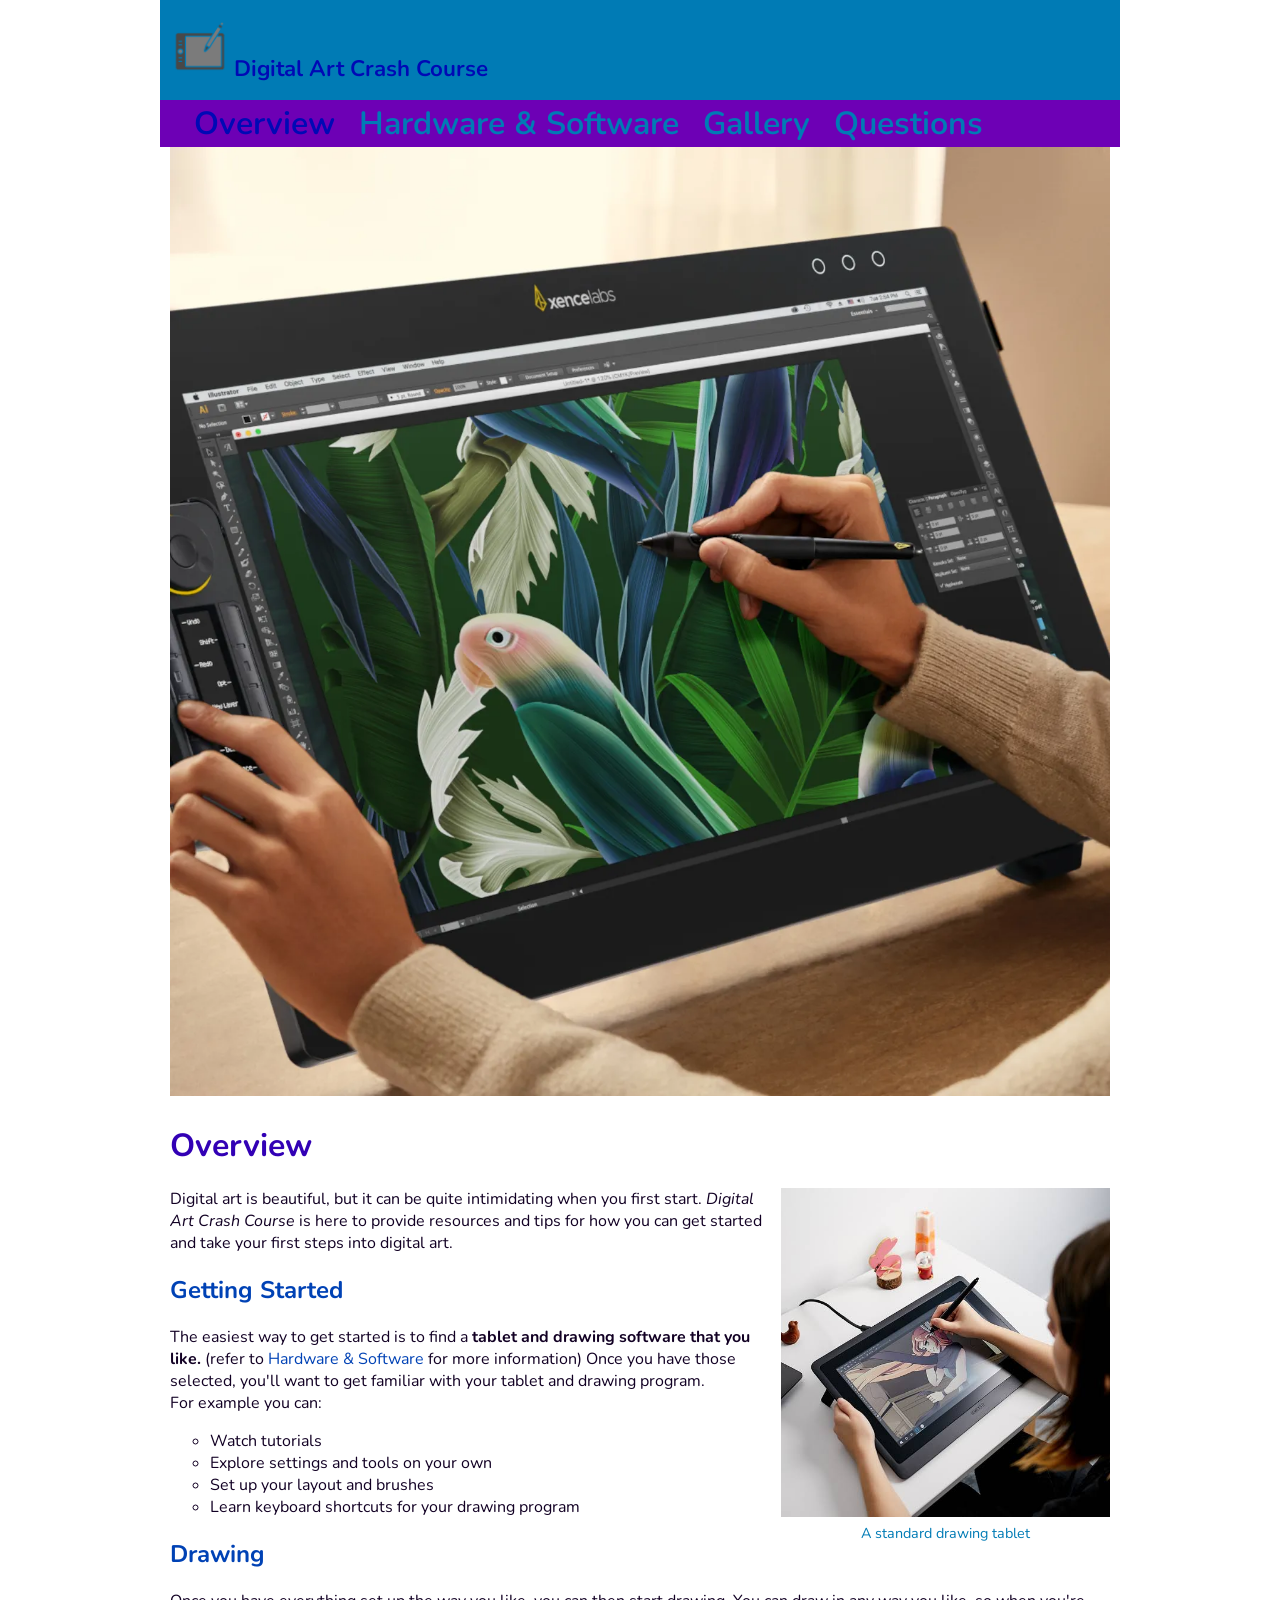
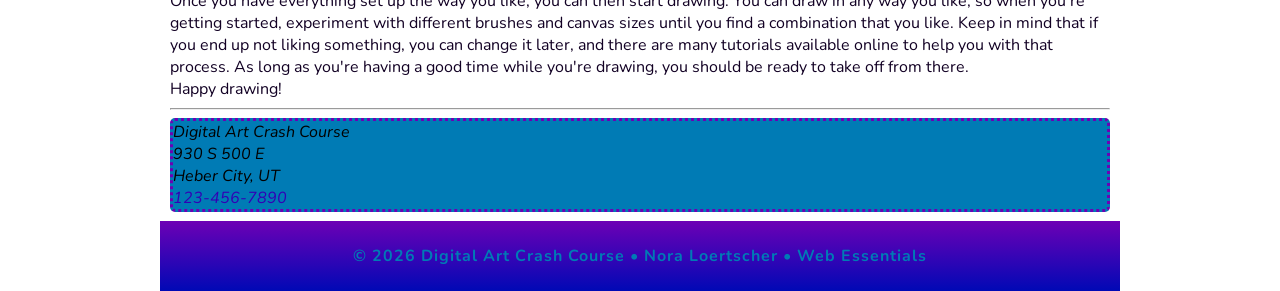
<file: index.html>
<!doctype html>
<html lang="en">
<head>
    <meta charset="UTF-8">
    <meta name="description" content="Digital Art Crash Course is a resource for beginning digital artists to learn how they can get into it"/>
    <meta name="author" content="Nora Loertscher"/>
    <meta name="viewport" content="width=device-width, initial-scale=1">
    <title>Digital Art Crash Course: Where to Start</title>

    <link rel="icon" type="image/x-icon" href="favicon.ico">
    
    <link rel="preconnect" href="https://fonts.googleapis.com">
    <link rel="preconnect" href="https://fonts.gstatic.com" crossorigin>
    <link href="https://fonts.googleapis.com/css2?family=Nunito:ital,wght@0,200..1000;1,200..1000&display=swap" rel="stylesheet">
    
    <link rel="stylesheet" href="styles.css">
</head>
<body>
    <!-- start the page header -->
    <header>
        <img src="images/logo.png" alt="Drawing tablet pen logo" width="60" height="60">

        <span>Digital Art Crash Course</span>
    </header>
    
    <!-- start the page navigation -->
    <nav>
        <ul>
            <li class="active"><a href="index.html">Overview</a></li>
            <li><a href="hardwareandsoftware.html">Hardware & Software</a></li>
            <li><a href="gallery.html">Gallery</a></li>
            <li><a href="questions.html">Questions</a></li>
        </ul>
    </nav>
    
    <!-- start the page main -->
    <main>
        <img src="images/hero.webp" alt="A drawing tablet in use" width="1320" height="1333" class="hero">

        <h1>Overview</h1>

        <figure class="home">
            <img src="images/home_image.jpg" alt="A woman sitting in front of a drawing tablet" width="1000" height="1000" loading="lazy">
            <figcaption>A standard drawing tablet</figcaption>
        </figure>

        <p>
            Digital art is beautiful, but it can be quite intimidating when you first start.
            <em>Digital Art Crash Course</em> is here to provide resources and tips for how you can
            get started and take your first steps into digital art.
        </p>

        <h2>Getting Started</h2>

        <p>
            The easiest way to get started is to find a <strong>tablet and drawing software that you like.</strong>
            (refer to <a href="hardwareandsoftware.html" target="_blank">Hardware & Software</a> for more information)
            Once you have those selected, you'll want to get familiar with your tablet and drawing program. <br>
            For example you can:
        </p>

        <ul>
            <li>Watch tutorials</li>
            <li>Explore settings and tools on your own</li>
            <li>Set up your layout and brushes</li>
            <li>Learn keyboard shortcuts for your drawing program</li>
        </ul>

        <h2>Drawing</h2>

        <p>
            Once you have everything set up the way you like, you can then start drawing.
            You can draw in any way you like, so when you're getting started, experiment
            with different brushes and canvas sizes until you find a combination that
            you like. Keep in mind that if you end up not liking something, you can change
            it later, and there are many tutorials available online to help you with that
            process. As long as you're having a good time while you're drawing, you should
            be ready to take off from there. <br>
            Happy drawing!
        </p>

        <hr>

        <address>
            Digital Art Crash Course <br>
            930 S 500 E <br>
            Heber City, UT <br>
            <a href="tel:1234567890">123-456-7890</a>
        </address>
    </main>
    
    <!-- start the page footer -->
    <footer>
        <p>&copy; 2026 Digital Art Crash Course &bull; Nora Loertscher &bull; Web Essentials</p>
    </footer>
</body>
</html>
</file>
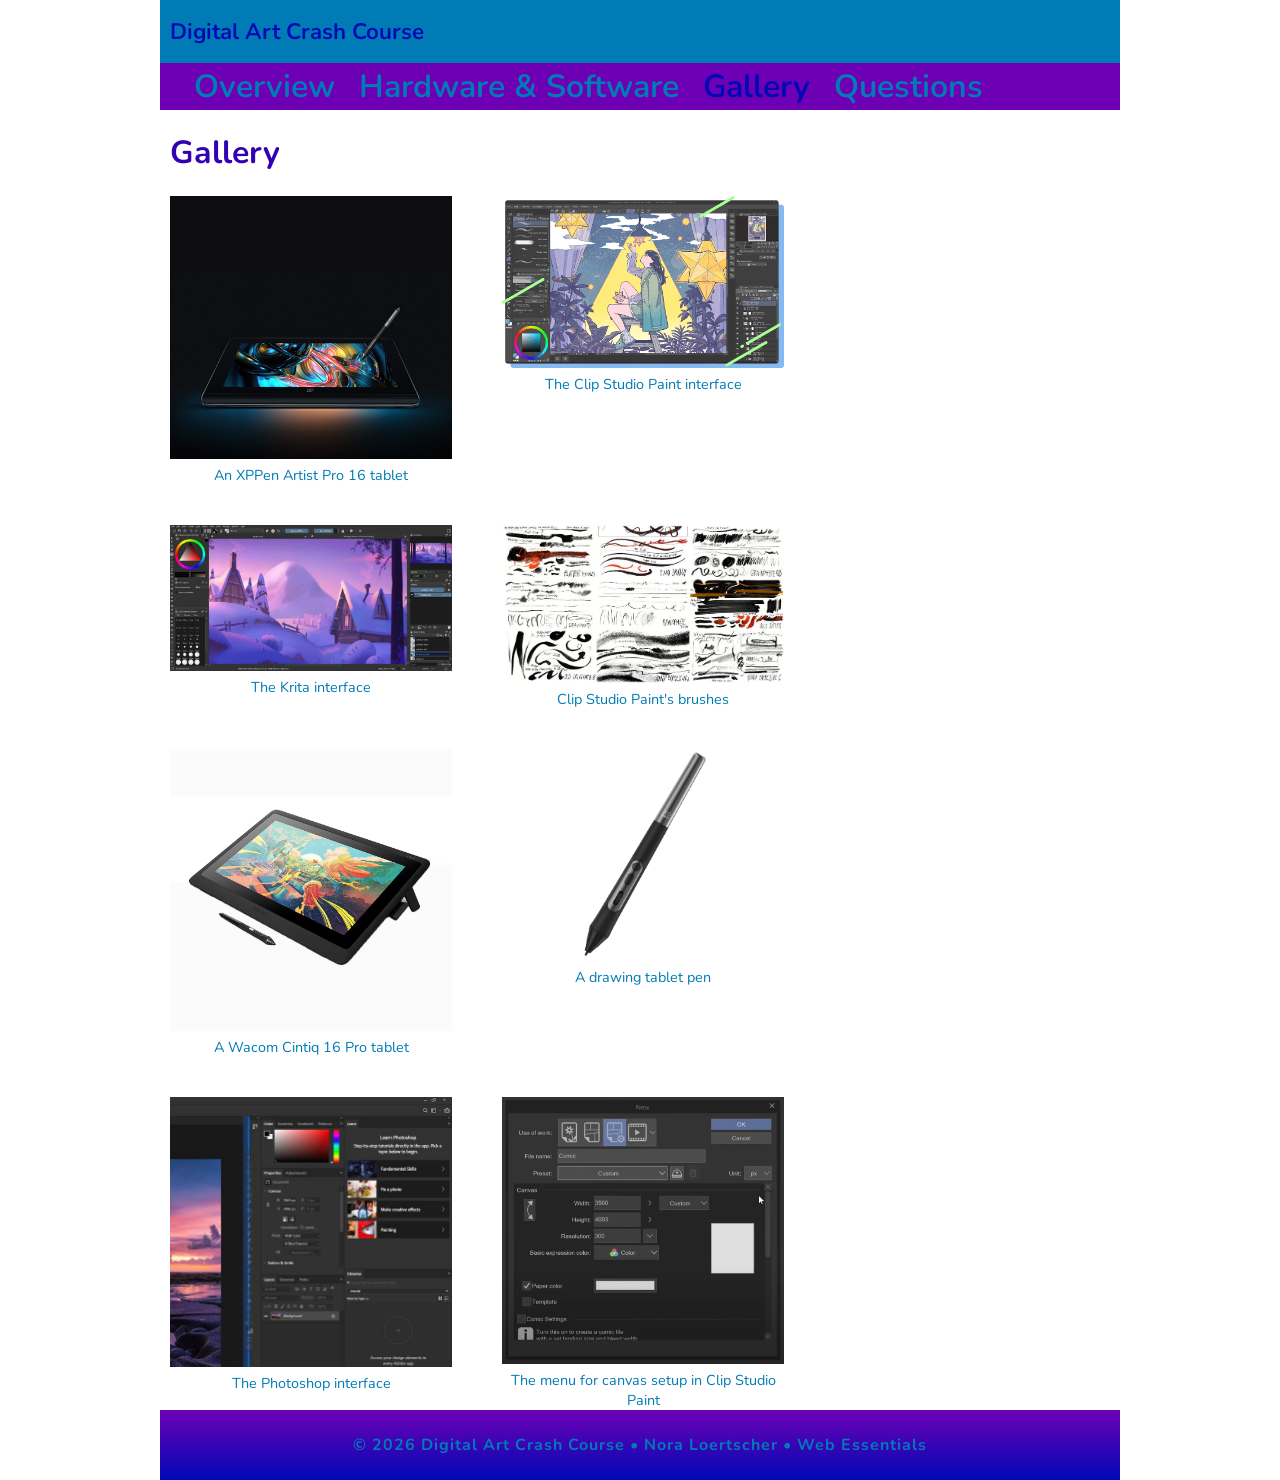
<file: gallery.html>
<!doctype html>
<html lang="en">
<head>
    <meta charset="UTF-8">
    <meta name="description" content="Digital Art Crash Course is a resource for beginning digital artists to learn how they can get into it"/>
    <meta name="author" content="Nora Loertscher"/>
    <meta name="viewport" content="width=device-width, initial-scale=1">
    <title>Digital Art Crash Course: Where to Start</title>

    <link rel="icon" type="image/x-icon" href="favicon.ico">
    
    <link rel="preconnect" href="https://fonts.googleapis.com">
    <link rel="preconnect" href="https://fonts.gstatic.com" crossorigin>
    <link href="https://fonts.googleapis.com/css2?family=Nunito:ital,wght@0,200..1000;1,200..1000&display=swap" rel="stylesheet">
    
    <link rel="stylesheet" href="styles.css">
</head>
<body>
    <!-- start the page header -->
    <header>
        <span>Digital Art Crash Course</span>
    </header>
    
    <!-- start the page navigation -->
    <nav>
        <ul>
            <li><a href="index.html">Overview</a></li>
            <li><a href="hardwareandsoftware.html">Hardware & Software</a></li>
            <li class="active"><a href="gallery.html">Gallery</a></li>
            <li><a href="questions.html">Questions</a></li>
        </ul>
    </nav>
    
    <!-- start the page main -->
    <main>
        <h1>Gallery</h1>

        <div class="gallery">
            <figure>
                <img src="images/colorsplash_tablet.jpg" alt="A drawing tablet with a color splash" width="492" height="459" loading="lazy">
                <figcaption>An XPPen Artist Pro 16 tablet</figcaption>
            </figure>

            <figure>
                <img src="images/clip_ui.png" alt="The Clip Studio Paint UI" width="1000" height="611" loading="lazy">
                <figcaption>The Clip Studio Paint interface</figcaption>
            </figure>

            <figure>
                <img src="images/krita_ui.webp" alt="The Krita UI" width="1767" height="915" loading="lazy">
                <figcaption>The Krita interface</figcaption>
            </figure>

            <figure>
                <img src="images/clip_brushes.jpg" alt="An example of Clip Studio Paint's brushes" width="739" height="415" loading="lazy">
                <figcaption>Clip Studio Paint's brushes</figcaption>
            </figure>

            <figure>
                <img src="images/wacom_tablet.avif" alt="A Wacom Cintiq 16 Pro tablet" width="1000" height="1000" loading="lazy">
                <figcaption>A Wacom Cintiq 16 Pro tablet</figcaption>
            </figure>

            <figure>
                <img src="images/tablet_pen.jpg" alt="A standard drawing tablet pen" width="800" height="600" loading="lazy">
                <figcaption>A drawing tablet pen</figcaption>
            </figure>

            <figure>
                <img src="images/photoshop_ui.jpg" alt="The Photoshop UI" width="1218" height="1165" loading="lazy">
                <figcaption>The Photoshop interface</figcaption>
            </figure>

            <figure>
                <img src="images/clip_canvas_setup.webp" alt="The canvas setup menu in Clip Studio Paint" width="1070" height="1012" loading="lazy">
                <figcaption>The menu for canvas setup in Clip Studio Paint</figcaption>
            </figure>
        </div>
    </main>
    
    <!-- start the page footer -->
    <footer>
        <p>&copy; 2026 Digital Art Crash Course &bull; Nora Loertscher &bull; Web Essentials</p>
    </footer>
</body>
</html>
</file>
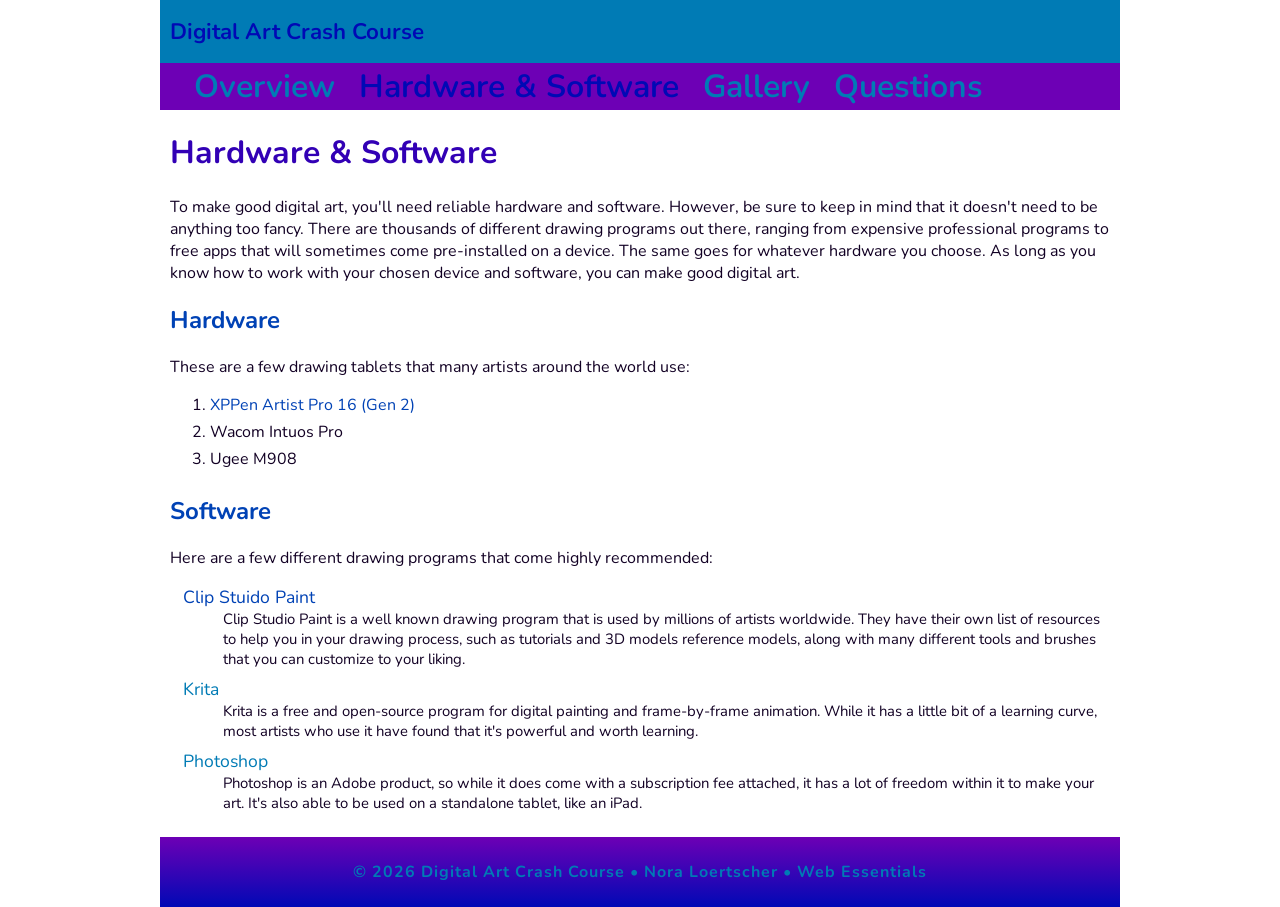
<file: hardwareandsoftware.html>
<!doctype html>
<html lang="en">
<head>
    <meta charset="UTF-8">
    <meta name="description" content="Digital Art Crash Course is a resource for beginning digital artists to learn how they can get into it"/>
    <meta name="author" content="Nora Loertscher"/>
    <meta name="viewport" content="width=device-width, initial-scale=1">
    <title>Digital Art Crash Course: Where to Start</title>

    <link rel="icon" type="image/x-icon" href="favicon.ico">
    
    <link rel="preconnect" href="https://fonts.googleapis.com">
    <link rel="preconnect" href="https://fonts.gstatic.com" crossorigin>
    <link href="https://fonts.googleapis.com/css2?family=Nunito:ital,wght@0,200..1000;1,200..1000&display=swap" rel="stylesheet">
    
    <link rel="stylesheet" href="styles.css">
</head>
<body>
    <!-- start the page header -->
    <header>
        <span>Digital Art Crash Course</span>
    </header>
    
    <!-- start the page navigation -->
    <nav>
        <ul>
            <li><a href="index.html">Overview</a></li>
            <li class="active"><a href="hardwareandsoftware.html">Hardware & Software</a></li>
            <li><a href="gallery.html">Gallery</a></li>
            <li><a href="questions.html">Questions</a></li>
        </ul>
    </nav>
    
    <!-- start the page main -->
    <main>
        <h1>Hardware & Software</h1>

        <p>
            To make good digital art, you'll need reliable hardware and software. However, be sure to keep in
            mind that it doesn't need to be anything too fancy. There are thousands of different drawing programs
            out there, ranging from expensive professional programs to free apps that will sometimes come pre-installed
            on a device. The same goes for whatever hardware you choose. As long as you know how to work with your
            chosen device and software, you can make good digital art.
        </p>

        <h2>Hardware</h2>

        <p>These are a few drawing tablets that many artists around the world use:</p>

        <ol>
            <li><a href="https://www.xp-pen.com/product/artist-pro-16-gen-2.html" target="_blank">XPPen Artist Pro 16 (Gen 2)</a></li>
            <li>Wacom Intuos Pro</li>
            <li>Ugee M908</li>
        </ol>

        <h2>Software</h2>

        <p>Here are a few different drawing programs that come highly recommended:</p>

        <dl>
            <dt><a href="https://www.clipstudio.net/en/?gad_source=1&gad_campaignid=22896189825&gbraid=0AAAAADy1cQmQCzF3t_uf7Siqzl_CL8Xyw&gclid=EAIaIQobChMI57H87v_SlgMVRCFECB3sRTOKEAAYASAAEgJoF_D_BwE" target="_blank">Clip Stuido Paint</a></dt>
            <dd>
                Clip Studio Paint is a well known drawing program that is used by millions of artists worldwide.
                They have their own list of resources to help you in your drawing process, such as tutorials and
                3D models reference models, along with many different tools and brushes that you can customize
                to your liking.
            </dd>

            <dt>Krita</dt>
            <dd>
                Krita is a free and open-source program for digital painting and frame-by-frame animation.
                While it has a little bit of a learning curve, most artists who use it have found that it's
                powerful and worth learning.
            </dd>

            <dt>Photoshop</dt>
            <dd>
                Photoshop is an Adobe product, so while it does come with a subscription fee attached,
                it has a lot of freedom within it to make your art. It's also able to be used on a
                standalone tablet, like an iPad.
            </dd>
        </dl>
    </main>
    
    <!-- start the page footer -->
    <footer>
        <p>&copy; 2026 Digital Art Crash Course &bull; Nora Loertscher &bull; Web Essentials</p>
    </footer>
</body>
</html>
</file>
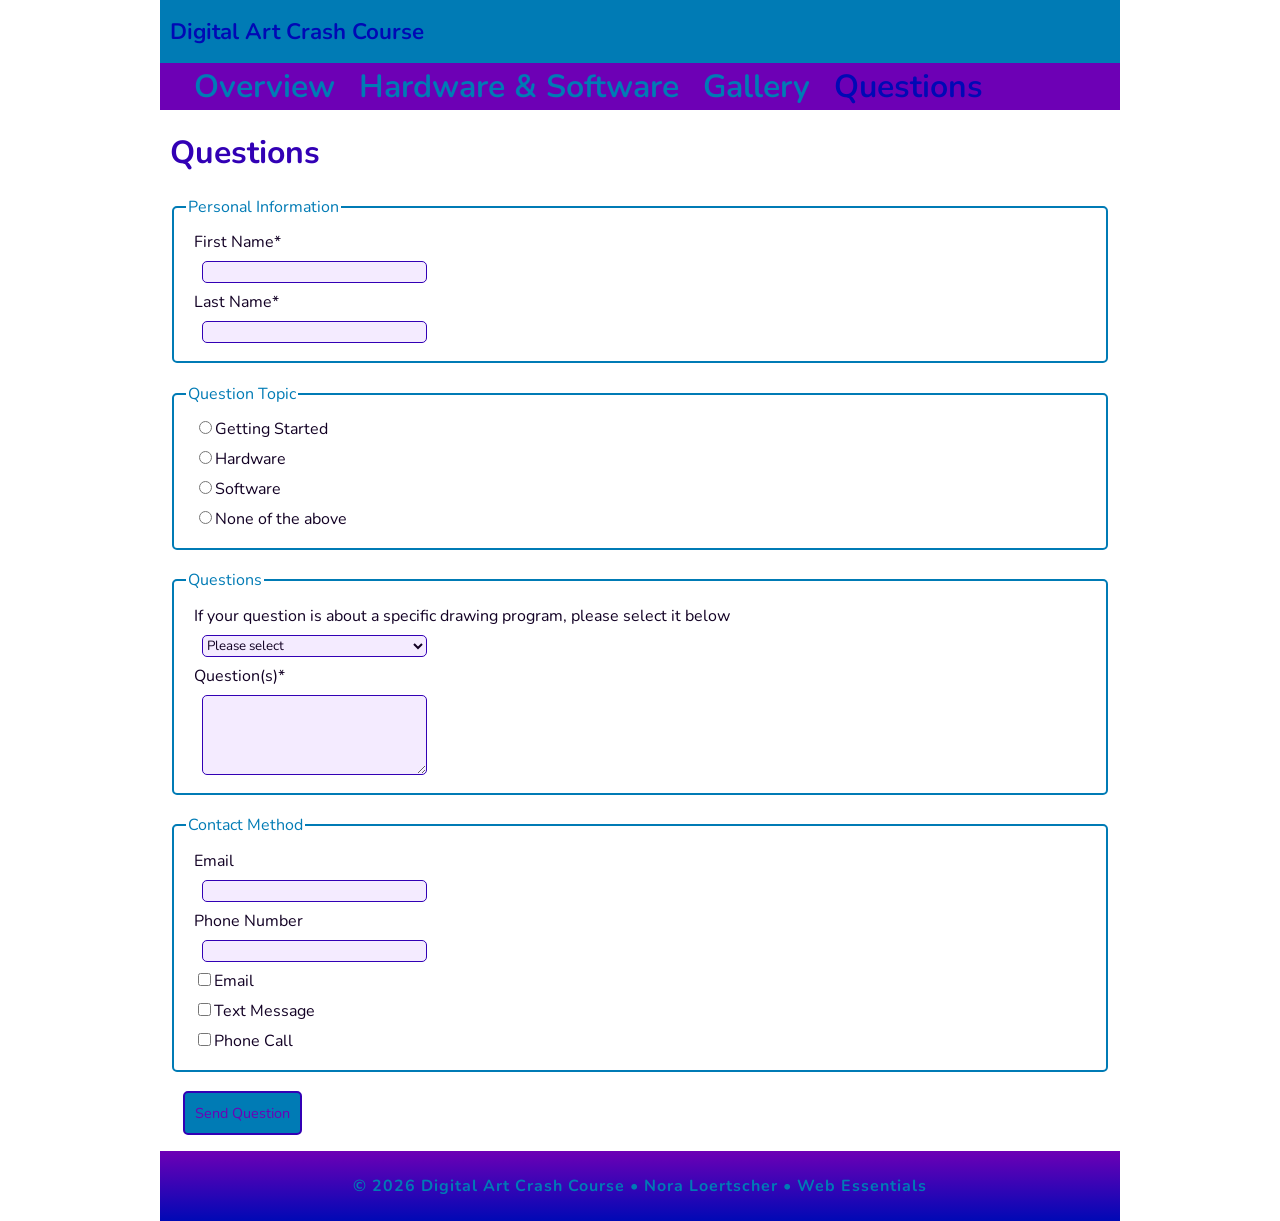
<file: questions.html>
<!doctype html>
<html lang="en">
<head>
    <meta charset="UTF-8">
    <meta name="description" content="Digital Art Crash Course is a resource for beginning digital artists to learn how they can get into it"/>
    <meta name="author" content="Nora Loertscher"/>
    <meta name="viewport" content="width=device-width, initial-scale=1">
    <title>Digital Art Crash Course: Where to Start</title>

    <link rel="icon" type="image/x-icon" href="favicon.ico">
    
    <link rel="preconnect" href="https://fonts.googleapis.com">
    <link rel="preconnect" href="https://fonts.gstatic.com" crossorigin>
    <link href="https://fonts.googleapis.com/css2?family=Nunito:ital,wght@0,200..1000;1,200..1000&display=swap" rel="stylesheet">
    
    <link rel="stylesheet" href="styles.css">
</head>
<body>
    <!-- start the page header -->
    <header>
        <span>Digital Art Crash Course</span>
    </header>
    
    <!-- start the page navigation -->
    <nav>
        <ul>
            <li><a href="index.html">Overview</a></li>
            <li><a href="hardwareandsoftware.html">Hardware & Software</a></li>
            <li><a href="gallery.html">Gallery</a></li>
            <li class="active"><a href="questions.html">Questions</a></li>
        </ul>
    </nav>
    
    <!-- start the page main -->
    <main>
        <h1>Questions</h1>

        <form method="get" action="thanks.html" class="questionForm">
            <fieldset>
                <legend>Personal Information</legend>

                <label>
                    First Name*<input type="text" name="fname" required>
                </label>

                <label>
                    Last Name*<input type="text" name="lname" required>
                </label>
            </fieldset>

            <fieldset>
                <legend>Question Topic</legend>

                <label>
                    <input type="radio" name="qtype" value="starting">Getting Started
                </label>

                <label>
                    <input type="radio" name="qtype" value="hardware">Hardware
                </label>

                <label>
                    <input type="radio" name="qtype" value="sofware">Software
                </label>

                <label>
                    <input type="radio" name="qtype" value="none">None of the above
                </label>
            </fieldset>

            <fieldset>
                <legend>Questions</legend>

                <label>If your question is about a specific drawing program, please select it below
                    <select name="program">
                        <option value="none">Please select</option>
                        <option value="clip">Clip Studio Paint</option>
                        <option value="krita">Krita</option>
                        <option value="photoshop">Photoshop</option>
                        <option value="procreate">Procreate</option>
                        <option value="other">Other</option>
                    </select>
                </label>

                <label>
                    Question(s)*<textarea name="questions" required></textarea>
                </label>
            </fieldset>

            <fieldset>
                <legend>Contact Method</legend>

                <label>
                    Email<input type="email" name="email">
                </label>

                <label>
                    Phone Number<input type="tel" name="phone">
                </label>

                <label>
                    <input type="checkbox" name="response" value="email">Email
                </label>

                <label>
                    <input type="checkbox" name="response" value="text">Text Message
                </label>

                <label>
                    <input type="checkbox" name="response" value="call">Phone Call
                </label>
            </fieldset>

            <input type="submit" value="Send Question">
        </form>

    </main>
    
    <!-- start the page footer -->
    <footer>
        <p>&copy; 2026 Digital Art Crash Course &bull; Nora Loertscher &bull; Web Essentials</p>
    </footer>
</body>
</html>
</file>
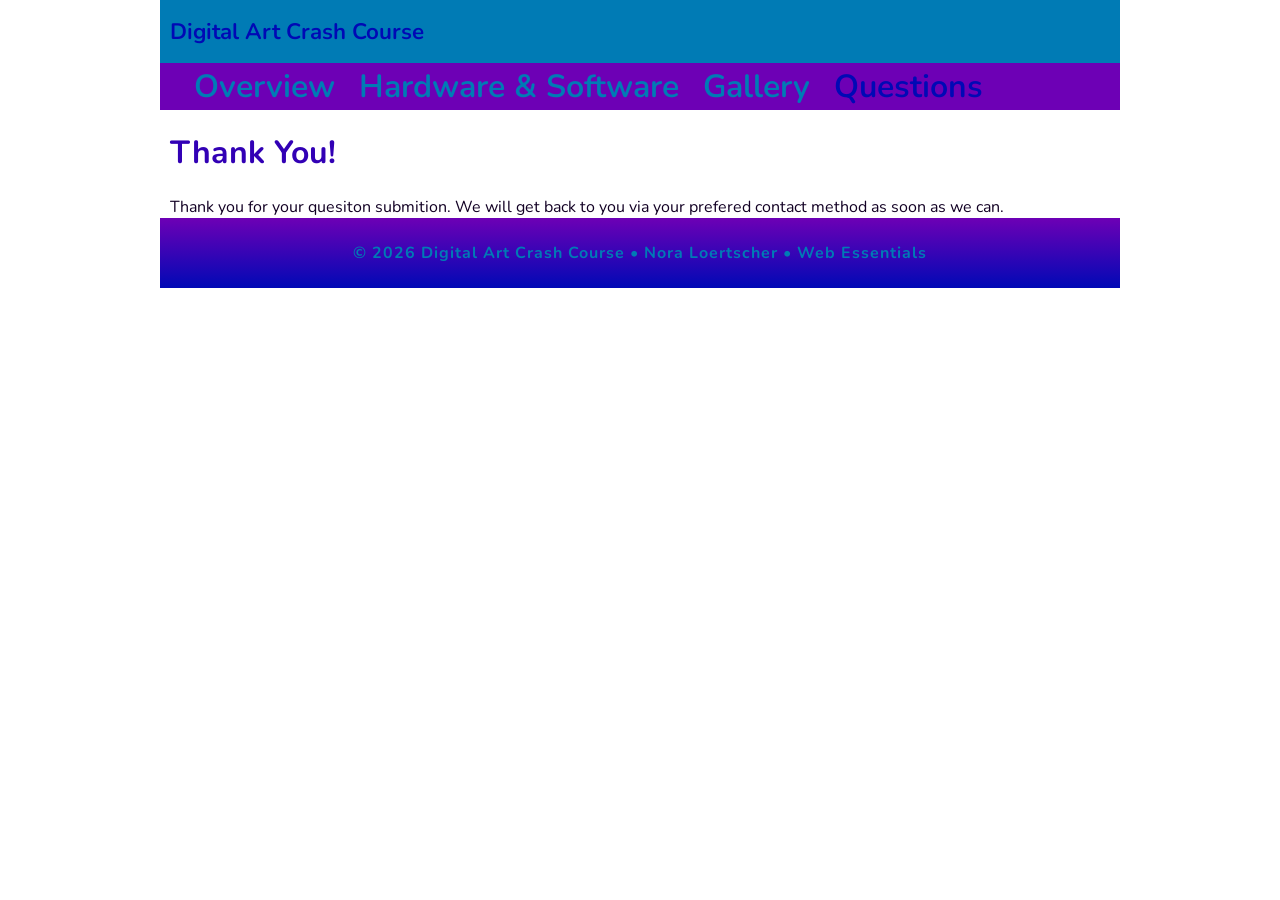
<file: thanks.html>
<!doctype html>
<html lang="en">
<head>
    <meta charset="UTF-8">
    <meta name="description" content="Digital Art Crash Course is a resource for beginning digital artists to learn how they can get into it"/>
    <meta name="author" content="Nora Loertscher"/>
    <meta name="viewport" content="width=device-width, initial-scale=1">
    <meta http-equiv="refresh" content="5; URL=index.html">
    <title>Digital Art Crash Course: Where to Start</title>

    <link rel="icon" type="image/x-icon" href="favicon.ico">
    
    <link rel="preconnect" href="https://fonts.googleapis.com">
    <link rel="preconnect" href="https://fonts.gstatic.com" crossorigin>
    <link href="https://fonts.googleapis.com/css2?family=Nunito:ital,wght@0,200..1000;1,200..1000&display=swap" rel="stylesheet">
    
    <link rel="stylesheet" href="styles.css">
</head>
<body>
    <!-- start the page header -->
    <header>
        <span>Digital Art Crash Course</span>
    </header>
    
    <!-- start the page navigation -->
    <nav>
        <ul>
            <li><a href="index.html">Overview</a></li>
            <li><a href="hardwareandsoftware.html">Hardware & Software</a></li>
            <li><a href="gallery.html">Gallery</a></li>
            <li class="active"><a href="questions.html">Questions</a></li>
        </ul>
    </nav>
    
    <!-- start the page main -->
    <main>
        <h1>Thank You!</h1>

        <p>Thank you for your quesiton submition. We will get back to you via your prefered contact method as soon as we can.</p>
    </main>
    
    <!-- start the page footer -->
    <footer>
        <p>&copy; 2026 Digital Art Crash Course &bull; Nora Loertscher &bull; Web Essentials</p>
    </footer>
</body>
</html>
</file>
<file: styles.css>
*{
    box-sizing: border-box;
}

body{
    font-family: "Nunito", sans-serif;
    margin: 0;
}

header{
    background-color: #007bb5;
    padding: 1rem 10px;
}

header span{
    font-weight: 675;
    font-size: 1.4rem;
    color: #0009b5;
}

@media only screen and (max-width: 850px){
    nav {
        margin-bottom: 10px;
        background-image: linear-gradient(to bottom, #6d00b5, #0042b5);
    }

    nav ul{
        margin: 0;
        list-style-type: none;
        padding: 2px 10px;
    }

    nav li{
        margin-bottom: 5px;
    }

    nav a{
        text-decoration: none;
        display: block;
        color: #007bb5;
        padding-left: 1.5rem;
        font-size: 1.7rem;
        font-weight: 650;
        text-align: center;
    }

    nav a:hover{
        color: #0009b5;
    }

    nav li.active a{
        color: #0009b5;
        border-bottom: 5px solid #0009b5;
    }
}

@media only screen and (min-width: 851px){
    nav {
        background-color: #6d00b5;
    }

    nav ul{
        margin: 0;
        list-style-type: none;
        display: flex;
        padding: 2px 10px;
    }

    nav a{
        text-decoration: none;
        display: block;
        color: #007bb5;
        padding-left: 1.5rem;
        font-size: 2rem;
        font-weight: 650;
    }

    nav a:hover{
        color: #0009b5;
    }

    nav li.active a{
        color: #0009b5;
    }
}

/* main */

main{
    padding: 0 10px;
}

main h1{
    color: #3200b5;
}

main h2{
    color: #0042b5;
}

main ul{
    list-style-type: circle;
}

main p{
    margin: 0;
    color: #120024;
}

main a{
    text-decoration: none;
    color: #0042b5;
}

main a:hover{
    color: #3200b5;
}

main li{
    color: #120024;
}

main ol li{
    padding-bottom: 5px;
}

main dl{
    padding-left: .8rem;
}

main dl dt{
    font-size: 1.1rem;
    color: #007bb5;
}

main dl dd{
    padding-bottom: 8px;
    color: #120024;
    font-size: .93rem;
}

main address{
    background-color: #007bb5;
    border-radius: 5px;
    border-style: dotted;
    border-color: #6d00b5;
    margin-bottom: .6rem;
}

main address a{
    color: #3200b5;
}

main address a:hover{
    color: #6d00b5;
}

.hero{
    width: 100%;
    height: auto;
}

figure.home{
    margin: 0;
    float: right;
    width: 35%;
    height: auto;
}

figure img{
    width: 100%;
    height: auto;
}

figure figcaption{
    text-align: center;
    font-size: .9rem;
    color: #007bb5;
}

div.gallery{
    display: flex;
    flex-wrap: wrap;
    gap: 40px 50px;
}

div.gallery figure{
    margin: 0;
    width: 30%;
    height: auto;
}

div.gallery img:hover{
    box-shadow: 5px 5px 10px rgba(0,0,0,.2);
}

.questionForm label, .questionForm [type=text], .questionForm [type=tel], .questionForm [type=email], .questionForm textarea, .questionForm select, .questionForm [type=submit]{
    margin: .5rem;
    display: block;
    color: #120024;
    font-family: "Nunito", sans-serif;
}

.questionForm [type=text], .questionForm [type=tel], .questionForm [type=email], .questionForm textarea, .questionForm select{
    background-color: #d7b9ff49;
    border: 1px solid #3200b5;
    border-radius: 5px;
    width: 225px;
}

.questionForm fieldset{
    border: 2px solid #007bb5;
    border-radius: 5px;
    margin-bottom: 1.2rem;
}

.questionForm legend{
    color: #007bb5;
}

.questionForm textarea{
    height: 5rem;
}

.questionForm [type=submit]{
    padding: 10px;
    color: #6d00b5;
    background-color: #007bb5;
    border: 2px solid #3200b5;
    border-radius: 5px;
    margin: 0 0 1rem 1vw;
    font-size: .9rem;
}

footer{
    background-image: linear-gradient(to top, #0009b5, #6d00b5);
    padding: .5rem 0;
    clear: both;
}

footer p{
    text-align: center;
    color: #007bb5;
    letter-spacing: 1px;
    font-weight: 700;
}

header, nav, main, footer{
    max-width: 60rem;
    margin: 0 auto;
}
</file>
